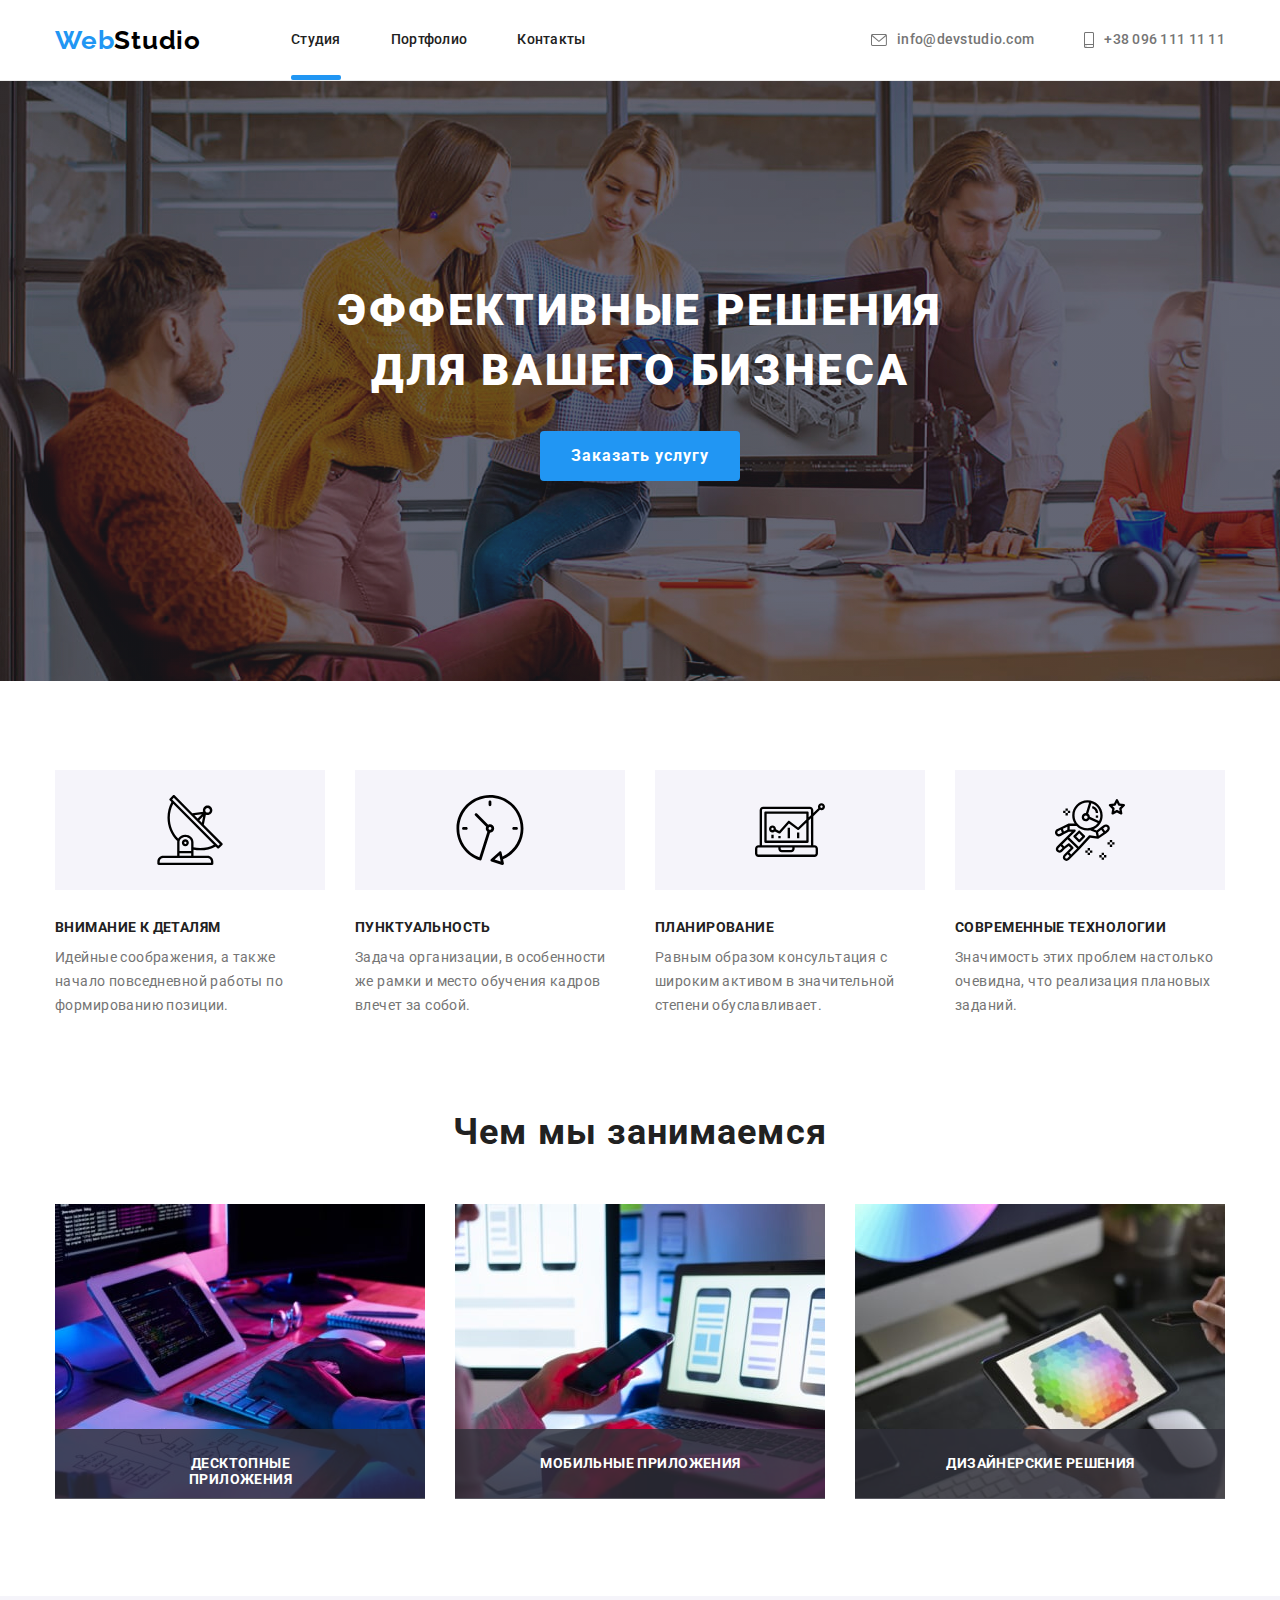
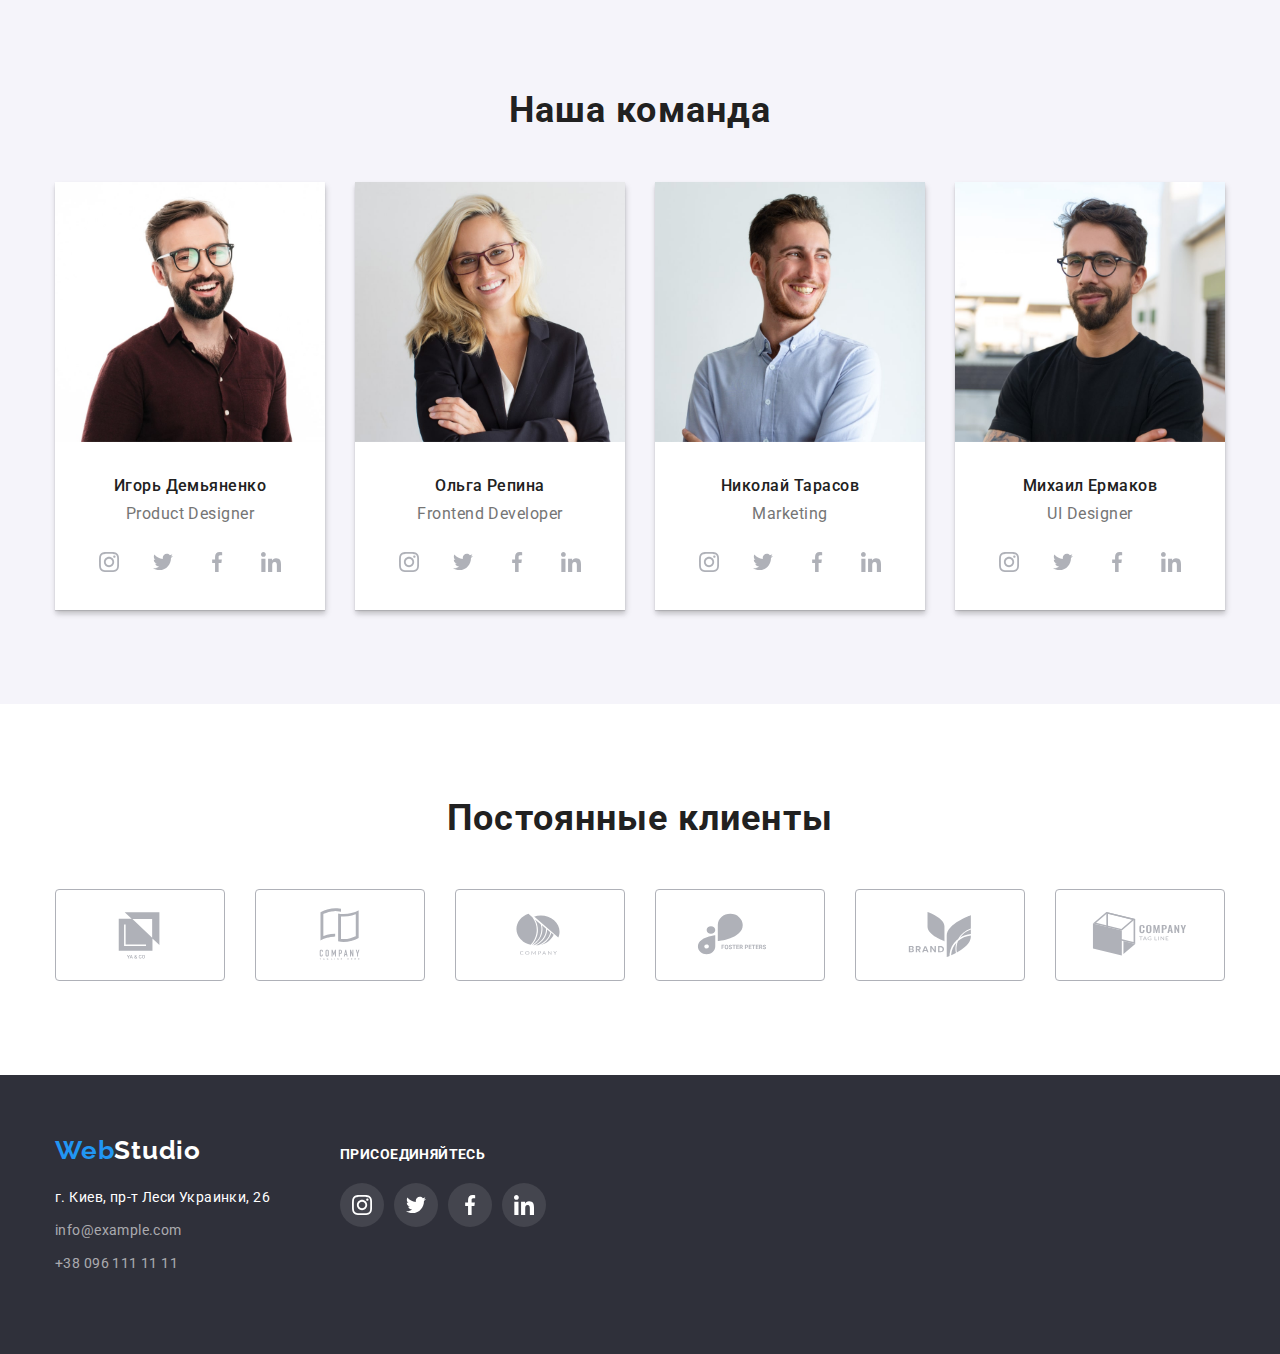
<file: index.html>
<!DOCTYPE html>
<html lang="ru">

<head>
    <link rel="stylesheet"
        href="https://cdnjs.cloudflare.com/ajax/libs/modern-normalize/1.1.0/modern-normalize.min.css">
    <meta charset="UTF-8">
    <meta http-equiv="X-UA-Compatible" content="IE=edge">
    <meta name="viewport" content="width=device-width, initial-scale=1.0">
    <title>Document</title>
    <link rel="preconnect" href="https://fonts.googleapis.com">
    <link rel="preconnect" href="https://fonts.gstatic.com" crossorigin>
    <link
        href="https://fonts.googleapis.com/css2?family=Raleway:wght@700&family=Roboto:wght@400;500;700;900&display=swap"
        rel="stylesheet">
    <link rel="stylesheet" href="./css/styles.css">
</head>

<body>
    <header class="page-header">
        <div class="container">
            <nav class="header-nav">
                <a class="page-logo-nav link" lang="en" href=""> Web<span class="page-logo-studio">Studio</span></a>
                <ul class="nav-links list">
                    <li class="header-list">
                        <a class="header-link link current" href="">Студия</a>
                    </li>
                    <li class="header-list">
                        <a class="header-link link" href="./portfolio.html">Портфолио</a>
                    </li>
                    <li class="header-list">
                        <a class="header-link link" href="">Контакты</a>
                    </li>
                </ul>
            </nav>
            <div class="header-contacts">
                <a class="header-contact link mail" href="mailto:info@devstudio.com">
                    <svg class="logo-icon" width="16" height="12">
                        <use href="./images/icons.svg#icon-envelope"></use>
                    </svg>
                    info@devstudio.com
                </a>
                <a class="header-contact link" href="tel:+380961111111">
                    <svg class="logo-tell" width="10" height="16">
                        <use href="./images/icons.svg#icon-smartphone"></use>
                    </svg>
                    +38 096 111 11 11
                </a>
            </div>
        </div>
    </header>
    <main>
        <section class="main-hero">
            <div class="container hero-container">
                <h1 class="main-title">Эффективные решения <br>
                    для вашего бизнеса</h1>
                <button data-modal-open class="main-button" type="button">Заказать услугу</button>
            </div>
        </section>
        <section class="main-first">
            <div class="container">
                <ul class="main-description-list list">
                    <li class="main-description-item">
                        <div class="icon-theme">
                            <svg class="icon-info" width="70" height="70">
                                <use href="./images/icons.svg#icon-antenna"></use>
                            </svg>
                        </div>
                        <h3 class="main-description-title">Внимание к деталям</h3>
                        <p class="main-description-paragraph">Идейные соображения, а также начало повседневной работы по
                            формированию позиции.</p>
                    </li>
                    <li class="main-description-item">
                        <div class="icon-theme">
                            <svg class="icon-info" width="70" height="70">
                                <use href="./images/icons.svg#icon-clock"></use>
                            </svg>
                        </div>
                        <h3 class="main-description-title">Пунктуальность</h3>
                        <p class="main-description-paragraph">Задача организации, в особенности же рамки и место
                            обучения
                            кадров влечет за собой.</p>
                    </li>
                    <li class="main-description-item">
                        <div class="icon-theme">
                            <svg class="icon-info" width="70" height="70">
                                <use href="./images/icons.svg#icon-diagram-1"></use>
                            </svg>
                        </div>
                        <h3 class="main-description-title">Планирование</h3>
                        <p class="main-description-paragraph">Равным образом консультация с широким активом в
                            значительной
                            степени обуславливает.</p>
                    </li>
                    <li class="main-description-item">
                        <div class="icon-theme">
                            <svg class="icon-info" width="70" height="70">
                                <use href="./images/icons.svg#icon-astronaut"></use>
                            </svg>
                        </div>
                        <h3 class="main-description-title">Современные технологии</h3>
                        <p class="main-description-paragraph">Значимость этих проблем настолько очевидна, что реализация
                            плановых заданий.</p>
                    </li>
                </ul>
            </div>
        </section>
        <section class="main-second">
            <div class="container main-works-container">
                <h2 class="main-works title">Чем мы занимаемся</h2>
                <ul class="photos-works list">
                    <li class="photos-works-item">
                        <img src="./images/box 1-min.jpg" alt="верстка" width="370" height="294">
                        <div class="works-item-overlay">
                            <p class="works-item-overlay-title">Десктопные приложения</p>
                        </div>
                    </li>
                    <li class="photos-works-item">
                        <img src="./images/box 2-min.jpg" alt="мобильное приложение" width="370" height="294">
                        <div class="works-item-overlay">
                            <p class="works-item-overlay-title">Мобильные приложения</p>
                        </div>
                    </li>
                    <li class="photos-works-item">
                        <img src="./images/box 3-min.jpg" alt="веб дизайн" width="370" height="294">
                        <div class="works-item-overlay">
                            <p class="works-item-overlay-title">Дизайнерские решения</p>
                        </div>
                    </li>
                </ul>
            </div>
        </section>
        <section class="main-third">
            <div class="container team-container">
                <h2 class="team title">Наша команда</h2>
                <ul class="team-list list">
                    <li class="team-list-item">
                        <img src="./images/img1-min.jpg" alt="Product Designer" width="270" height="260">
                        <div class="work-name">
                            <h3 class="team-item-name">Игорь Демьяненко</h3>
                            <p class="team-item-position" lang="en">Product Designer</p>
                        </div>
                        <div class="logo-icons">
                            <ul class="social-item list">
                                <li class="social-contacts">
                                    <a class="social-contacts-link link" href="">
                                        <svg class="icon" width="20" height="20">
                                            <use href="./images/icons.svg#icon-instagram"></use>
                                        </svg>
                                    </a>
                                </li>
                                <li class="social-contacts">
                                    <a class="social-contacts-link link" href="">
                                        <svg class="icon" width="20" height="20">
                                            <use href="./images/icons.svg#icon-twitter"></use>
                                        </svg>
                                    </a>
                                </li>
                                <li class="social-contacts">
                                    <a class="social-contacts-link link" href="">
                                        <svg class="icon" width="20" height="20">
                                            <use href="./images/icons.svg#icon-facebook"></use>
                                        </svg>
                                    </a>
                                </li>
                                <li class="social-contacts">
                                    <a class="social-contacts-link link" href="">
                                        <svg class="icon" width="20" height="20">
                                            <use href="./images/icons.svg#icon-linkedin"></use>
                                        </svg>
                                    </a>
                                </li>
                            </ul>
                        </div>
                    </li>

                    <li class="team-list-item">
                        <img src="./images/img2-min.jpg" alt="Frontend Developer" width="270" height="260">
                        <div class="work-name">
                            <h3 class="team-item-name">Ольга Репина</h3>
                            <p class="team-item-position" lang="en">Frontend Developer</p>
                        </div>
                        <div class="logo-icons">
                            <ul class="social-item list">
                                <li class="social-contacts">
                                    <a href="" class="social-contacts-link link">
                                        <svg class="icon" width="20" height="20">
                                            <use href="./images/icons.svg#icon-instagram"></use>
                                        </svg>
                                    </a>
                                </li>
                                <li class="social-contacts">
                                    <a href="" class="social-contacts-link link">
                                        <svg class="icon" width="20" height="20">
                                            <use href="./images/icons.svg#icon-twitter"></use>
                                        </svg>
                                    </a>
                                </li>
                                <li class="social-contacts">
                                    <a href="" class="social-contacts-link link">
                                        <svg class="icon" width="20" height="20">
                                            <use href="./images/icons.svg#icon-facebook"></use>
                                        </svg>
                                    </a>
                                </li>
                                <li class="social-contacts">
                                    <a href="" class="social-contacts-link link">
                                        <svg class="icon" width="20" height="20">
                                            <use href="./images/icons.svg#icon-linkedin"></use>
                                        </svg>
                                    </a>
                                </li>
                            </ul>
                        </div>
                    </li>
                    <li class="team-list-item">
                        <img src="./images/img3-min.jpg" alt="Marketing" width="270" height="260">
                        <div class="work-name">
                            <h3 class="team-item-name">Николай Тарасов</h3>
                            <p class="team-item-position" lang="en">Marketing</p>
                        </div>
                        <div class="logo-icons">
                            <ul class="social-item list">
                                <li class="social-contacts">
                                    <a href="" class="social-contacts-link link">
                                        <svg class="icon" width="20" height="20">
                                            <use href="./images/icons.svg#icon-instagram"></use>
                                        </svg>
                                    </a>
                                </li>
                                <li class="social-contacts">
                                    <a href="" class="social-contacts-link link">
                                        <svg class="icon" width="20" height="20">
                                            <use href="./images/icons.svg#icon-twitter"></use>
                                        </svg>
                                    </a>
                                </li>
                                <li class="social-contacts">
                                    <a href="" class="social-contacts-link link">
                                        <svg class="icon" width="20" height="20">
                                            <use href="./images/icons.svg#icon-facebook"></use>
                                        </svg>
                                    </a>
                                </li>
                                <li class="social-contacts">
                                    <a href="" class="social-contacts-link link">
                                        <svg class="icon" width="20" height="20">
                                            <use href="./images/icons.svg#icon-linkedin"></use>
                                        </svg>
                                    </a>
                                </li>
                            </ul>
                        </div>
                    </li>
                    <li class="team-list-item">
                        <img src="./images/img4-min.jpg" alt="UI Designer" width="270" height="260">
                        <div class="work-name">
                            <h3 class="team-item-name">Михаил Ермаков</h3>
                            <p class="team-item-position" lang="en">UI Designer</p>
                        </div>
                        <div class="logo-icons">
                            <ul class="social-item list">
                                <li class="social-contacts">
                                    <a href="" class="social-contacts-link link">
                                        <svg class="icon" width="20" height="20">
                                            <use href="./images/icons.svg#icon-instagram"></use>
                                        </svg>
                                    </a>
                                </li>
                                <li class="social-contacts">
                                    <a href="" class="social-contacts-link link">
                                        <svg class="icon" width="20" height="20">
                                            <use href="./images/icons.svg#icon-twitter"></use>
                                        </svg>
                                    </a>
                                </li>
                                <li class="social-contacts">
                                    <a href="" class="social-contacts-link link">
                                        <svg class="icon" width="20" height="20">
                                            <use href="./images/icons.svg#icon-facebook"></use>
                                        </svg>
                                    </a>
                                </li>
                                <li class="social-contacts">
                                    <a href="" class="social-contacts-link link">
                                        <svg class="icon" width="20" height="20">
                                            <use href="./images/icons.svg#icon-linkedin"></use>
                                        </svg>
                                    </a>
                                </li>
                            </ul>
                        </div>
                    </li>
                </ul>
            </div>
        </section>
        <section class="constant-clients">
            <div class="container">
                <h2 class="tittle-section-clients title">Постоянные клиенты</h2>
                <ul class="clients-list list">
                    <li class="constant-clients-li">
                        <a href="" class="constant-clients-link link">
                            <svg width="106" height="60">
                                <use href="./images/icons.svg#icon-Logo"></use>
                            </svg>
                        </a>
                    </li>
                    <li class="constant-clients-li">
                        <a class="constant-clients-link link" href="">
                            <svg width="106" height="60">
                                <use href="./images/icons.svg#icon-Logo1"></use>
                            </svg>
                        </a>
                    </li>
                    <li class="constant-clients-li">
                        <a class="constant-clients-link link" href="">
                            <svg width="106" height="60">
                                <use href="./images/icons.svg#icon-Logo2"></use>
                            </svg>
                        </a>
                    </li>
                    <li class="constant-clients-li">
                        <a class="constant-clients-link link" href="">
                            <svg width="106" height="60">
                                <use href="./images/icons.svg#icon-Logo3"></use>
                            </svg>
                        </a>
                    </li>
                    <li class="constant-clients-li">
                        <a class="constant-clients-link link" href="">
                            <svg width="106" height="60">
                                <use href="./images/icons.svg#icon-Logo4"></use>
                            </svg>
                        </a>
                    </li>
                    <li class="constant-clients-li">
                        <a class="constant-clients-link link" href="">
                            <svg width="106" height="60">
                                <use href="./images/icons.svg#icon-Logo5"></use>
                            </svg>
                        </a>
                    </li>
                </ul>
             </div>
        </section>
    </main>
    <footer class="footer-page">
        <div class="container footer">
            <div class="footer-contact">
            <a class="footer-page-logo link" lang="en" href="">Web<span
                    class="footer-page-logo-studio link">Studio</span></a>
            <address class="coordinates">
                <ul class="footer-list list">
                    <li class="footer-item">
                        <a class="footer-adress link" href="https://goo.gl/maps/NfeXmL5JivvQEDG79" target="_blank"
                            rel="noopener noreferrer">г. Киев, пр-т Леси Украинки, 26</a>
                    </li>
                    <li>
                        <a class="footer-contact link" href="mailto:info@example.com">info@example.com</a>
                    </li>
                    <li>
                        <a class="footer-contact link" href="tel:+380961111111">+38 096 111 11 11</a>
                    </li>
                </ul>
            </address>
       </div>
            <div class="footer-social-contact">
                <h2 class="footer-title-additional">присоединяйтесь</h2>
                
             <ul class="footer-social-list list">
                 <li class="footer-social-item">
                    <a class="footer-social-link link" href="">
                    <svg class="footer-icon" width="20" height="20">
                         <use href="./images/icons.svg#icon-instagram"></use>
                     </svg>
                   </a>  
                 </li>
                <li class="footer-social-item">
                    <a class="footer-social-link link" href="">
                    <svg class="footer-icon" width="20" height="20">
                        <use href="./images/icons.svg#icon-twitter"></use>
                    </svg>
                    </a>
                </li>
                <li class="footer-social-item">
                    <a class="footer-social-link link" href="">
                    <svg class="footer-icon" width="20" height="20">
                        <use href="./images/icons.svg#icon-facebook"></use>
                    </svg>
                    </a>
                </li>
                <li class="footer-social-item">
                    <a class="footer-social-link link" href="">
                    <svg class="footer-icon" width="20" height="20">
                        <use href="./images/icons.svg#icon-linkedin"></use>
                    </svg>
                    </a>
                </li>
             </ul>
           </div>
        </div>
    </footer>
    <div class="backdrop is-hidden" data-modal>
        <div class="modal">
            <button class="modal-button" data-modal-close>
                <svg class="modal-icon" width="18" height="18">
                    <use href="./cross.svg#icon-close-black-18dp-2-1-1"></use>
                </svg>
            </button>
        </div>
    </div>
    <script src="./modal.js"></script>
</body>

</html>
</file>
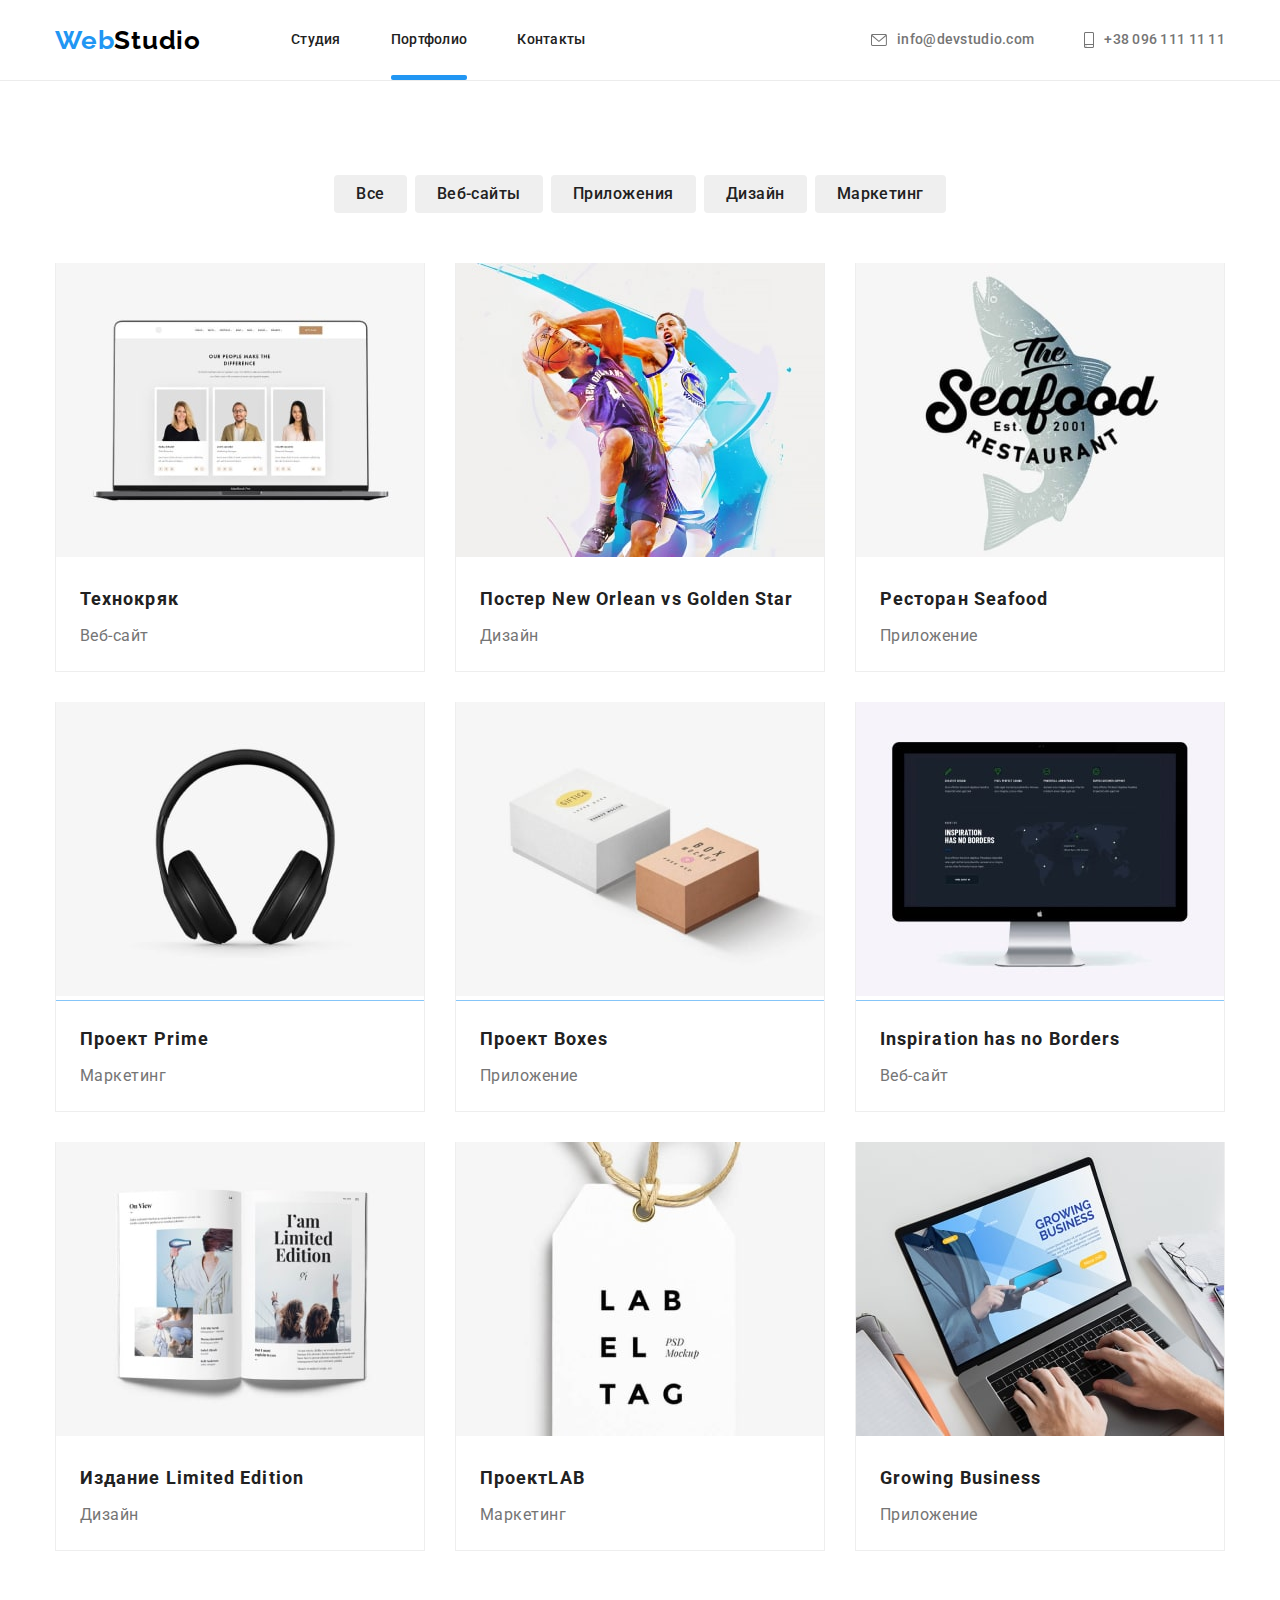
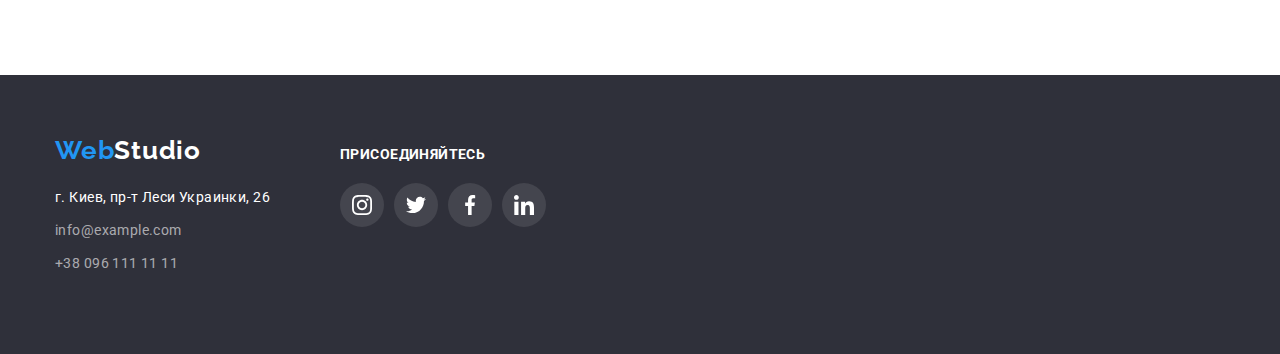
<file: portfolio.html>
<!DOCTYPE html>
<html lang="en">

<head>
    <link rel="stylesheet"
        href="https://cdnjs.cloudflare.com/ajax/libs/modern-normalize/1.1.0/modern-normalize.min.css">
    <meta charset="UTF-8">
    <meta http-equiv="X-UA-Compatible" content="IE=edge">
    <meta name="viewport" content="width=device-width, initial-scale=1.0">
    <title>Document</title>
    <link rel="preconnect" href="https://fonts.googleapis.com">
    <link rel="preconnect" href="https://fonts.gstatic.com" crossorigin>
    <link
        href="https://fonts.googleapis.com/css2?family=Raleway:wght@700&family=Roboto:wght@400;500;700;900&display=swap"
        rel="stylesheet">
    <link rel="stylesheet" href="./css/styles.css">
</head>

<body>
    <header class="page-header">
        <div class="container portfolio-page-header">
            <nav class="header-nav">
                <a lang="en" href="" class="page-logo-nav link">Web<span class="page-logo-studio">Studio</span></a>
                <ul class="nav-links list">
                    <li class="header-list">
                        <a class="header-link link" href="./index.html">Студия</a>
                    </li>
                    <li class="header-list">
                        <a class="header-link link current" href="">Портфолио</a>
                    </li>
                    <li class="header-list">
                        <a class="header-link link" href="">Контакты</a>
                    </li>
                </ul>
            </nav>
            <div class="header-contacts">
                <a class="header-contact link mail" href="mailto:info@devstudio.com">
                <svg class="logo-icon" width="16" height="12">
                    <use href="./images/icons.svg#icon-envelope"></use>
                </svg>
                info@devstudio.com
                </a>
                <a class="header-contact link" href="tel:+380961111111">
                    <svg class="logo-tell" width="10" height="16">
                        <use href="./images/icons.svg#icon-smartphone"></use>
                    </svg>
                    +38 096 111 11 11
                    </a>
            </div>
        </div>
    </header>
    <main>
        <section class="portfolio">
            <div class="container portfolio-container">
                <ul class="filters list">
                    <li class="filter-item">
                        <button class="filter-button" type="button">Все</button>
                    </li>
                    <li class="filter-item">
                        <button class="filter-button" type="button">Веб-сайты</button>
                    </li>
                    <li class="filter-item">
                        <button class="filter-button" type="button">Приложения</button>
                    </li>
                    <li class="filter-item">
                        <button class="filter-button" type="button">Дизайн</button>
                    </li>
                    <li class="filter-item">
                        <button class="filter-button" type="button">Маркетинг</button>
                    </li>
                </ul>
                <ul class="portfolio-list list">
                    <li class="portfolio-item">
                        <a class="portfolio-link link" href="">
                            <div class="thumb">
                            <img src="./images/portfolio1-min.jpg" alt="сайт" width="370" height="294">
                            <div class="hover-overlay">
                                <p class="text-hover-overlay">Технокряк это современная площадка распространения коронавируса. Компании используют эту платформу для цифрового
                                шпионажа и атак на защищённые сервера конкурентов.</p>
                            </div>
                            </div>
                            <div class="projects">
                                <h2 class="portfolio-title">Технокряк</h2>
                                <p class="portfolio-paragraph">Веб-сайт</p>
                            </div>
                        
                    </a>
                      </li>
                    <li class="portfolio-item">
                        <a class="portfolio-link link" href="">
                            <div class="thumb">
                            <img src="./images/portfolio2-min.jpg" alt="" width="370" height="294">
                                <div class="hover-overlay">
                                    <p class="text-hover-overlay">Технокряк это современная площадка распространения коронавируса. Компании используют эту
                                        платформу для цифрового
                                        шпионажа и атак на защищённые сервера конкурентов.</p>
                                    </div>
                                    </div>
                            <div class="projects">
                                <h2 class="portfolio-title">Постер <span lang="en">New Orlean vs Golden Star</span></h2>
                                <p class="portfolio-paragraph">Дизайн</p>
                            </div>
                        </a>
                    </li>
                    <li class="portfolio-item">
                        <a class="portfolio-link link" href="">
                            <div class="thumb">
                            <img src="./images/portfolio3-min.jpg" alt="ресторан морепродуктов" width="370"
                                height="294">
                                <div class="hover-overlay">
                                    <p class="text-hover-overlay">Технокряк это современная площадка распространения коронавируса. Компании используют
                                        эту
                                        платформу для цифрового
                                        шпионажа и атак на защищённые сервера конкурентов.</p>
                                </div>
                                </div>
                            <div class="projects">
                                <h2 class="portfolio-title">Ресторан <span lang="en">Seafood</span></h2>
                                <p class="portfolio-paragraph">Приложение</p>
                            </div>
                        </a>
                    </li>
                    <li class="portfolio-item">
                        <a class="portfolio-link link" href="">
                            <div class="thumb">
                            <img src="./images/portfolio4-min.jpg" alt="маркетинг" width="370" height="294">
                            <div class="hover-overlay">
                                <p class="text-hover-overlay">Технокряк это современная площадка распространения коронавируса. Компании используют
                                    эту
                                    платформу для цифрового
                                    шпионажа и атак на защищённые сервера конкурентов.</p>
                            </div>
                            </div>
                            <div class="projects">
                                <h2 class="portfolio-title">Проект <span lang="en">Prime</span></h2>
                                <p class="portfolio-paragraph">Маркетинг</p>
                            </div>
                        </a>
                    </li>
                    <li class="portfolio-item">
                        <a class="portfolio-link link" href="">
                            <div class="thumb">
                            <img src="./images/portfolio5-min.jpg" alt="приложения" width="370" height="294">
                            <div class="hover-overlay">
                                <p class="text-hover-overlay">Технокряк это современная площадка распространения коронавируса. Компании используют
                                    эту
                                    платформу для цифрового
                                    шпионажа и атак на защищённые сервера конкурентов.</p>
                            </div>
                            </div>
                            <div class="projects">
                                <h2 class="portfolio-title">Проект <span lang="en">Boxes</span></h2>
                                <p class="portfolio-paragraph">Приложение</p>
                            </div>
                        </a>
                    </li>
                    <li class="portfolio-item">
                        <a class="portfolio-link link" href="">
                            <div class="thumb">
                            <img src="./images/portfolio6-min.jpg" alt="сайт" width="370" height="294">
                            <div class="hover-overlay">
                                <p class="text-hover-overlay">Технокряк это современная площадка распространения коронавируса. Компании используют
                                    эту
                                    платформу для цифрового
                                    шпионажа и атак на защищённые сервера конкурентов.</p>
                            </div>
                            </div>
                            <div class="projects">
                                <h2 class="portfolio-title"><span lang="en">Inspiration has no Borders</span></h2>
                                <p class="portfolio-paragraph">Веб-сайт</p>
                            </div>
                        </a>
                    </li>
                    <li class="portfolio-item">
                        <a class="portfolio-link link" href="">
                            <div class="thumb">
                            <img src="./images/portfolio7-min.jpg" alt="дизайн" width="370" height="294">
                            <div class="hover-overlay">
                                <p class="text-hover-overlay">Технокряк это современная площадка распространения коронавируса. Компании используют
                                    эту
                                    платформу для цифрового
                                    шпионажа и атак на защищённые сервера конкурентов.</p>
                            </div>
                            </div>
                            <div class="projects">
                                <h2 class="portfolio-title">Издание <span lang="en">Limited Edition</span></h2>
                                <p class="portfolio-paragraph">Дизайн</p>
                            </div>
                        </a>
                    </li>
                    <li class="portfolio-item">
                        <a class="portfolio-link link" href="">
                            <div class="thumb">
                            <img src="./images/portfolio8-min.jpg" alt="маркетинг" width="370" height="294">
                            <div class="hover-overlay">
                                <p class="text-hover-overlay">Технокряк это современная площадка распространения коронавируса. Компании используют
                                    эту
                                    платформу для цифрового
                                    шпионажа и атак на защищённые сервера конкурентов.</p>
                            </div>
                            </div>
                            <div class="projects">
                                <h2 class="portfolio-title">Проект<span lang="en">LAB</span></h2>
                                <p class="portfolio-paragraph">Маркетинг</p>
                            </div>
                        </a>
                    </li>
                    <li class="portfolio-item">
                        <a class="portfolio-link link" href="">
                            <div class="thumb">
                            <img src="./images/portfolio9-min.jpg" alt="приложение" width="370" height="294">
                            <div class="hover-overlay">
                                <p class="text-hover-overlay">Технокряк это современная площадка распространения коронавируса. Компании используют
                                    эту
                                    платформу для цифрового
                                    шпионажа и атак на защищённые сервера конкурентов.</p>
                            </div>
                            </div>
                            <div class="projects">
                                <h2 class="portfolio-title"><span lang="en">Growing Business</span></h2>
                                <p class="portfolio-paragraph">Приложение</p>
                            </div>
                        </a>
                    </li>
                </ul>
            </div>
        </section>
    </main>
    <footer class="footer-page">
    <div class="container footer">
        <div class="footer-contact">
            <a class="footer-page-logo link" lang="en" href="">Web<span
                    class="footer-page-logo-studio link">Studio</span></a>
            <address class="coordinates">
                <ul class="footer-list list">
                    <li class="footer-item">
                        <a class="footer-adress link" href="https://goo.gl/maps/NfeXmL5JivvQEDG79" target="_blank"
                            rel="noopener noreferrer">г. Киев, пр-т Леси Украинки, 26</a>
                    </li>
                    <li>
                        <a class="footer-contact link" href="mailto:info@example.com">info@example.com</a>
                    </li>
                    <li>
                        <a class="footer-contact link" href="tel:+380961111111">+38 096 111 11 11</a>
                    </li>
                </ul>
            </address>
        </div>
        <div class="footer-social-contact">
            <h2 class="footer-title-additional">присоединяйтесь</h2>
    
            <ul class="footer-social-list list">
                <li class="footer-social-item">
                    <a class="footer-social-link link" href="">
                        <svg class="footer-icon" width="20" height="20">
                            <use href="./images/icons.svg#icon-instagram"></use>
                        </svg>
                    </a>
                </li>
                <li class="footer-social-item">
                    <a class="footer-social-link link" href="">
                        <svg class="footer-icon" width="20" height="20">
                            <use href="./images/icons.svg#icon-twitter"></use>
                        </svg>
                    </a>
                </li>
                <li class="footer-social-item">
                    <a class="footer-social-link link" href="">
                        <svg class="footer-icon" width="20" height="20">
                            <use href="./images/icons.svg#icon-facebook"></use>
                        </svg>
                    </a>
                </li>
                <li class="footer-social-item">
                    <a class="footer-social-link link" href="">
                        <svg class="footer-icon" width="20" height="20">
                            <use href="./images/icons.svg#icon-linkedin"></use>
                        </svg>
                    </a>
                </li>
            </ul>
        </div>
    </div>
    </footer>
    </body>
</html>
</file>
<file: css/styles.css>
:root {
  --main-color: #212121;
  --secondary-color: #757575;
  --accent-color: #2196f3;
  --logo-color: #000000;
  --adress-color: #ffffff;
  --footer-contacts-color: #rgba(255, 255, 255, 0.6);
  --transition: 250ms cubic-bezier(0.4, 0, 0.2, 1);
}
body {
  font-family: "Roboto", sans-serif;
}
p,
h1,
h2,
h3,
h4,
h5 {
  margin-top: 0;
  margin-bottom: 0;
}
ul {
  margin-top: 0;
  margin-bottom: 0;
  padding-left: 0;
}
.list {
  list-style: none;
}
.link {
  text-decoration: none;
}
.container {
  width: 1200px;
  padding-left: 15px;
  padding-right: 15px;
  margin: 0 auto;
}
.title {
  font-weight: 700;
  font-size: 36px;
  line-height: 1.16;
  text-align: center;
  letter-spacing: 0.03em;
  color: var(--main-color);
}

/* -------------------------Header----------------------*/
.page-header {
  border-bottom: 1px solid #ececec;
}
.page-logo-nav {
  font-family: Raleway;
  font-style: normal;
  font-weight: bold;
  font-size: 26px;
  line-height: 1.19;
  letter-spacing: 0.03em;
  color: #2196f3;
  margin-right: 90px;
}
.page-logo-studio {
  color: var(--logo-color);
}
.nav-links {
  display: flex;
}

.header-nav {
  display: flex;
  align-items: center;
}
.page-header .container {
  display: flex;
  align-items: center;
}
.header-link {
  display: block;
  font-weight: 500;
  font-size: 14px;
  line-height: 1.14;
  letter-spacing: 0.02em;
  color: var(--main-color);
  padding-top: 32px;
  padding-bottom: 32px;
  position: relative;
  transition: color 250ms cubic-bezier(0.4, 0, 0.2, 1);
}
.header-link:hover,
.header-link:focus {
  color: var(--accent-color);
}
.header-list:not(:last-child) {
  margin-right: 50px;
}
.header-link.current::after {
  content: "";
  display: block;
  width: 100%;
  height: 5px;
  background-color: #2196f3;
  border-radius: 2px;
  position: absolute;
  left: 0;
  bottom: 0;

  transition: 250ms cubic-bezier(0.4, 0, 0.2, 1);
}
.header-link:hover::after {
  opacity: 1;
}
.header-contact {
  display: flex;
  font-weight: 500;
  font-size: 14px;
  line-height: 1.14;
  letter-spacing: 0.02em;
  color: var(--secondary-color);
  padding-top: 32px;
  padding-bottom: 32px;
  align-items: center;
  transition: color 250ms cubic-bezier(0.4, 0, 0.2, 1);
}
.header-contact:hover,
.header-contact:focus {
  color: var(--accent-color);
}
.mail {
  margin-right: 50px;
}
.header-contacts {
  margin-left: auto;
  align-items: center;
  display: flex;
}
.logo-icon {
  fill: currentColor;
  margin-right: 10px;
}
.logo-tell {
  fill: currentColor;
  margin-right: 10px;
}
/*----------------------Portfolio list--------------------*/
.portfolio {
  padding-top: 94px;
  padding-bottom: 94px;
}

.filters {
  display: flex;
  margin-bottom: 50px;
  justify-content: center;
}
.filter-button {
  font-family: Roboto;
  font-style: normal;
  font-weight: 500;
  font-size: 16px;
  line-height: 1.62;
  text-align: center;
  letter-spacing: 0.03em;
  color: var(--main-color);
  padding: 6px 22px 6px 22px;
  transition: box-shadow 250ms cubic-bezier(0.4, 0, 0.2, 1),
    color 250ms cubic-bezier(0.4, 0, 0.2, 1),
    background-color 250ms cubic-bezier(0.4, 0, 0.2, 1);
}
.projects {
  padding: 20px 24px;
}

.filter-item:not(:last-child) {
  margin-right: 8px;
}
.filter-button {
  border: none;
  border-radius: 4px;
}
.filter-button:hover {
  box-shadow: 0px 3px 1px rgba(0, 0, 0, 0.1), 0px 1px 2px rgba(0, 0, 0, 0.08),
    0px 2px 2px rgba(0, 0, 0, 0.12);
}
.filter-button:hover,
.filter-button:focus {
  color: #ffffff;
  background-color: var(--accent-color);
}
.filter-button {
  cursor: pointer;
}
.portfolio-list {
  display: flex;
  flex-wrap: wrap;
}
.portfolio-link {
  max-width: 100%;
}
.portfolio-item {
  width: 370px;
  margin-right: 30px;
  margin-bottom: 30px;
  border-right: 1px solid #eeeeee;
  border-bottom: 1px solid #eeeeee;
  border-left: 1px solid #eeeeee;
  display: block;
}
.portfolio-item:nth-child(3n) {
  margin-right: 0;
}
.portfolio-link {
  display: block;
  transition: 250ms cubic-bezier(0.4, 0, 0.2, 1);
}
.portfolio-link:hover,
.portfolio-link:focus {
  box-shadow: 0px 1px 1px rgba(0, 0, 0, 0.12), 0px 4px 4px rgba(0, 0, 0, 0.06),
    1px 4px 6px rgba(0, 0, 0, 0.16);
  cursor: pointer;
}
.portfolio-title {
  font-weight: 700;
  font-size: 18px;
  line-height: 2;
  letter-spacing: 0.06em;
  color: var(--main-color);
  margin-bottom: 4px;
}
.portfolio-paragraph {
  font-weight: normal;
  font-size: 16px;
  line-height: 1.87;
  letter-spacing: 0.03em;
  color: var(--secondary-color);
}
.thumb {
  position: relative;
  overflow: hidden;
}
.hover-overlay {
  position: absolute;

  top: 0;
  right: 0;
  background-color: rgba(33, 150, 243, 0.9);
  width: 100%;
  height: 100%;
  align-items: center;
  padding: 63px 24px 63px 24px;
  transform: translateY(100%);
  transition: transform 250ms cubic-bezier(0.4, 0, 0.2, 1);
}
.thumb:hover .hover-overlay {
  transform: translateY(0);
}
.text-hover-overlay {
  color: rgba(255, 255, 255, 1);
  font-family: Roboto;
  font-style: regular;
  font-size: 18px;
  line-height: 1, 5;
  letter-spacing: 0, 03em;
  vertical-align: top;
}
/*--------------------------Main--------------------------*/

.main-hero {
  background-color: #2f303a;
  background-image: linear-gradient(
      rgba(47, 48, 58, 0.4),
      rgba(47, 48, 58, 0.4)
    ),
    url("../images/Img5.jpg");
  text-align: center;
  margin: 0 auto;
  padding-top: 200px;
  padding-bottom: 200px;
  height: 600px;
  max-width: 1600px;
}

.main-title {
  font-weight: 900;
  font-size: 44px;
  line-height: 1.36;
  letter-spacing: 0.06em;
  text-transform: uppercase;
  color: #ffffff;
  margin-bottom: 30px;
  text-align: center;
  margin-right: 0;
  margin-left: 0;
}
.main-button {
  display: inline-block;
  width: 200px;
  height: 50px;
  font-weight: bold;
  font-size: 16px;
  line-height: 1.87;
  text-align: center;
  letter-spacing: 0.06em;
  color: #ffffff;
  background-color: var(--accent-color);
  border-radius: 4px;
  border: none;
}
.main-button {
  cursor: pointer;
}
.main-description-list {
  display: flex;
  align-items: center;
  padding-top: 89px;
  padding-bottom: 94px;
}
.main-description-item {
  margin-right: 30px;
}

.main-description-title {
  font-family: Roboto;
  font-style: normal;
  font-weight: 700;
  font-size: 14px;
  line-height: 1.14;
  letter-spacing: 0.03em;
  text-transform: uppercase;
  color: var(--main-color);
  margin-bottom: 10px;
}
.photos-works {
  display: flex;
  align-items: center;
}
.photos-works-item {
  position: relative;
}
.works-item-overlay {
  position: absolute;
  width: 100%;
  height: 70px;
  bottom: 3px;
  background-color: rgba(47, 48, 58, 0.8);
}
.works-item-overlay-title {
  padding: 27px 82px 27px 83px;
  color: rgba(255, 255, 255, 1);
  font-family: Roboto;
  font-weight: 700;
  font-style: normal;
  font-size: 14px;
  line-height: 1.14;
  letter-spacing: 0.03em;
  text-transform: uppercase;
  text-align: center;
}
.main-second {
  padding-bottom: 94px;
}
.main-works-container .photos-works-item:not(:last-child) {
  margin-right: 30px;
}
.logo-antenna {
  fill: #212121;
}
.icon-theme {
  display: flex;
  justify-content: center;
  align-items: center;
  width: 270px;
  height: 120px;
  background: #f5f4fa;
  margin-bottom: 30px;
}
.icon-info {
  border-radius: 4px;
}
.main-works {
  margin-bottom: 50px;
}
.logo-icons {
  width: 206px;
  height: 44px;
  margin: 0px 32px 30px 32px;
  align-items: center;
}

.social-contacts-link:hover,
.social-contacts-link:focus {
  fill: #ffffff;
  background-color: #2196f3;
}
.social-contacts-link {
  width: 44px;
  height: 44px;
  fill: #afb1b8;
  background-color: #ffff;
  display: flex;
  align-items: center;
  justify-content: center;
  border-radius: 50%;
  transition: fill 250ms cubic-bezier(0.4, 0, 0.2, 1),
    background-color 250ms cubic-bezier(0.4, 0, 0.2, 1);
}
.social-contacts:not(:last-child) {
  margin-right: 10px;
}
.social-item {
  display: flex;
}

.work-name {
  padding-top: 30px;
  padding-bottom: 16px;
}
.main-description-paragraph {
  font-weight: normal;
  font-size: 14px;
  line-height: 1.71;
  letter-spacing: 0.03em;
  color: var(--secondary-color);
}
.team-list {
  display: flex;
  align-items: center;
}

.team {
  margin-bottom: 50px;
}
.main-third {
  padding-top: 94px;
  padding-bottom: 94px;
  background-color: #f5f4fa;
}

.team-list-item:not(:last-child) {
  margin-right: 30px;
}
.team-list-item {
  width: 270px;
  height: 428px;
  background-color: #fff;
  box-shadow: 0px 1px 1px rgba(0, 0, 0, 0.12), 0px 4px 4px rgba(0, 0, 0, 0.06),
    1px 4px 6px rgba(0, 0, 0, 0.16);
}
.team-item-name {
  font-weight: 500;
  font-size: 16px;
  line-height: 19px;
  text-align: center;
  letter-spacing: 0.03em;
  color: var(--main-color);
  padding-bottom: 10px;
}
.team-item-position {
  font-weight: normal;
  font-size: 16px;
  line-height: 1.18;
  text-align: center;
  letter-spacing: 0.03em;
  color: var(--secondary-color);
}
.tittle-section-clients {
  margin-bottom: 50px;
}

.constant-clients {
  padding-top: 94px;
  padding-bottom: 94px;
}

.constant-clients-link {
  width: 170px;
  height: 92px;
  display: flex;
  align-items: center;
  justify-content: center;

  border: 1px solid #afb1b8;
  box-sizing: border-box;
  border-radius: 4px;
  background-color: #ffffff;
  fill: #afb1b8;
  transition: fill 250ms cubic-bezier(0.4, 0, 0.2, 1),
    border 250ms cubic-bezier(0.4, 0, 0.2, 1);
}
.constant-clients-link:hover,
.constant-clients-link:focus {
  fill: #2196f3;
  border: 1px solid #2196f3;
}
.clients-list {
  display: flex;
  align-items: center;
}

.constant-clients-li:not(:last-child) {
  margin-right: 30px;
}
.constant-clients-li {
  height: 92px;
}
/*----------------------------Footer--------------------------*/
.footer-page {
  background-color: #2f303a;
  padding-top: 60px;
  padding-bottom: 60px;
}

.footer-page-logo {
  display: block;
  font-family: Raleway;
  font-style: normal;
  font-weight: bold;
  font-size: 26px;
  line-height: 1.19;
  letter-spacing: 0.03em;
  color: #2196f3;
  margin-right: auto;
  margin-bottom: 20px;
}

.footer-page-logo-studio {
  font-family: Raleway;
  font-style: normal;
  font-weight: 700;
  font-size: 26px;
  line-height: 1.19;
  letter-spacing: 0.03em;
  color: #ffffff;
}
.footer-adress {
  display: block;
  font-style: normal;
  font-weight: normal;
  font-size: 14px;
  line-height: 1.71;
  letter-spacing: 0.03em;
  color: var(--adress-color);
  margin-bottom: 9px;
  transition: color 250ms cubic-bezier(0.4, 0, 0.2, 1);
}
.footer-contact {
  display: block;
  font-style: normal;
  font-weight: normal;
  font-size: 14px;
  line-height: 1.71;
  letter-spacing: 0.03em;
  color: rgba(255, 255, 255, 0.6);
  margin-bottom: 9px;
  transition: color 250ms cubic-bezier(0.4, 0, 0.2, 1);
}
.footer-contact:hover,
.footer-contact:focus {
  color: var(--accent-color);
}
.footer-adress:hover,
.footer-adress:focus {
  color: var(--accent-color);
}
.footer-social-contact {
  width: 206px;
  margin: 0 auto;
}

.footer {
  display: flex;
  align-items: baseline;
}
.footer-icon {
}
.footer-social-link:hover,
.footer-social-link:focus {
  background-color: #2196f3;
}
.footer-title-additional {
  font-family: Roboto;
  font-style: normal;
  font-weight: 700;
  font-size: 14px;
  line-height: 1.14;
  letter-spacing: 0.03em;
  text-transform: uppercase;
  margin-bottom: 20px;
  color: #fff;
}
.footer-social-item {
}
.footer-social-list {
  display: flex;
  align-items: center;
  margin: 0 auto;
}
.footer-social-link {
  fill: #fff;
  background-color: #44454e;
  border-radius: 50%;
  width: 44px;
  height: 44px;
  display: flex;
  align-items: center;
  justify-content: center;
  transition: background-color 250ms cubic-bezier(0.4, 0, 0.2, 1);
}

.footer-social-item:not(:last-child) {
  margin-right: 10px;
}

.footer-social-contact {
  margin-left: 70px;
}
.backdrop {
  position: fixed;
  top: 50%;
  left: 50%;
  transform: translate(-50%, -50%);
  width: 1600px;
  height: 1024px;
  background-color: rgba(0, 0, 0, 0.2);
}
.backdrop.is-hidden {
  opacity: 0;
  pointer-events: none;
}
.modal {
  position: absolute;
  top: 50%;
  left: 50%;
  transform: translate(-50%, -50%);
  background-color: rgba(255, 255, 255, 1);
  width: 528px;
  height: 521px;
}
.modal-button {
  width: 30px;
  height: 30px;
  border-radius: 50%;
  border: 1px solid #afb1b8;
  background-color: rgba(255, 255, 255, 1);
  position: absolute;
  top: 8px;
  right: 8px;
  display: flex;
  align-items: center;
  justify-content: center;
}
</file>
